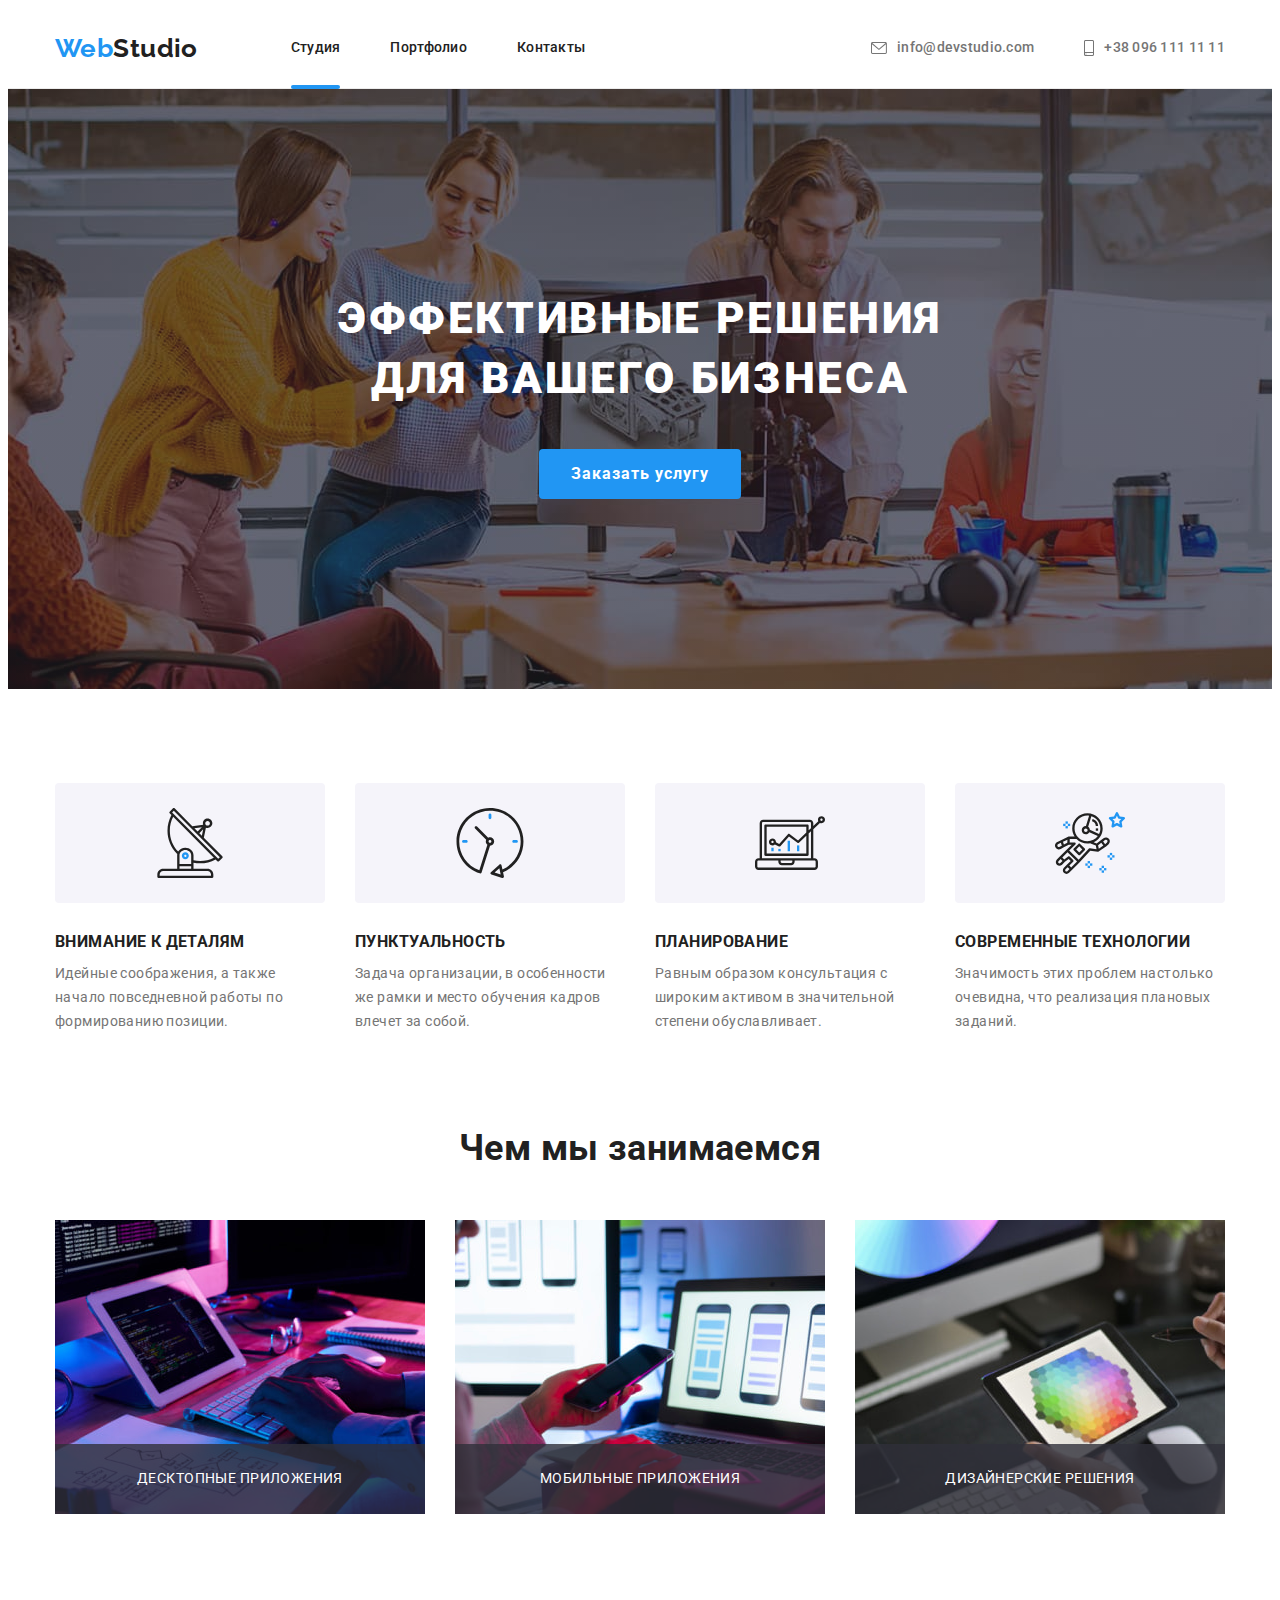
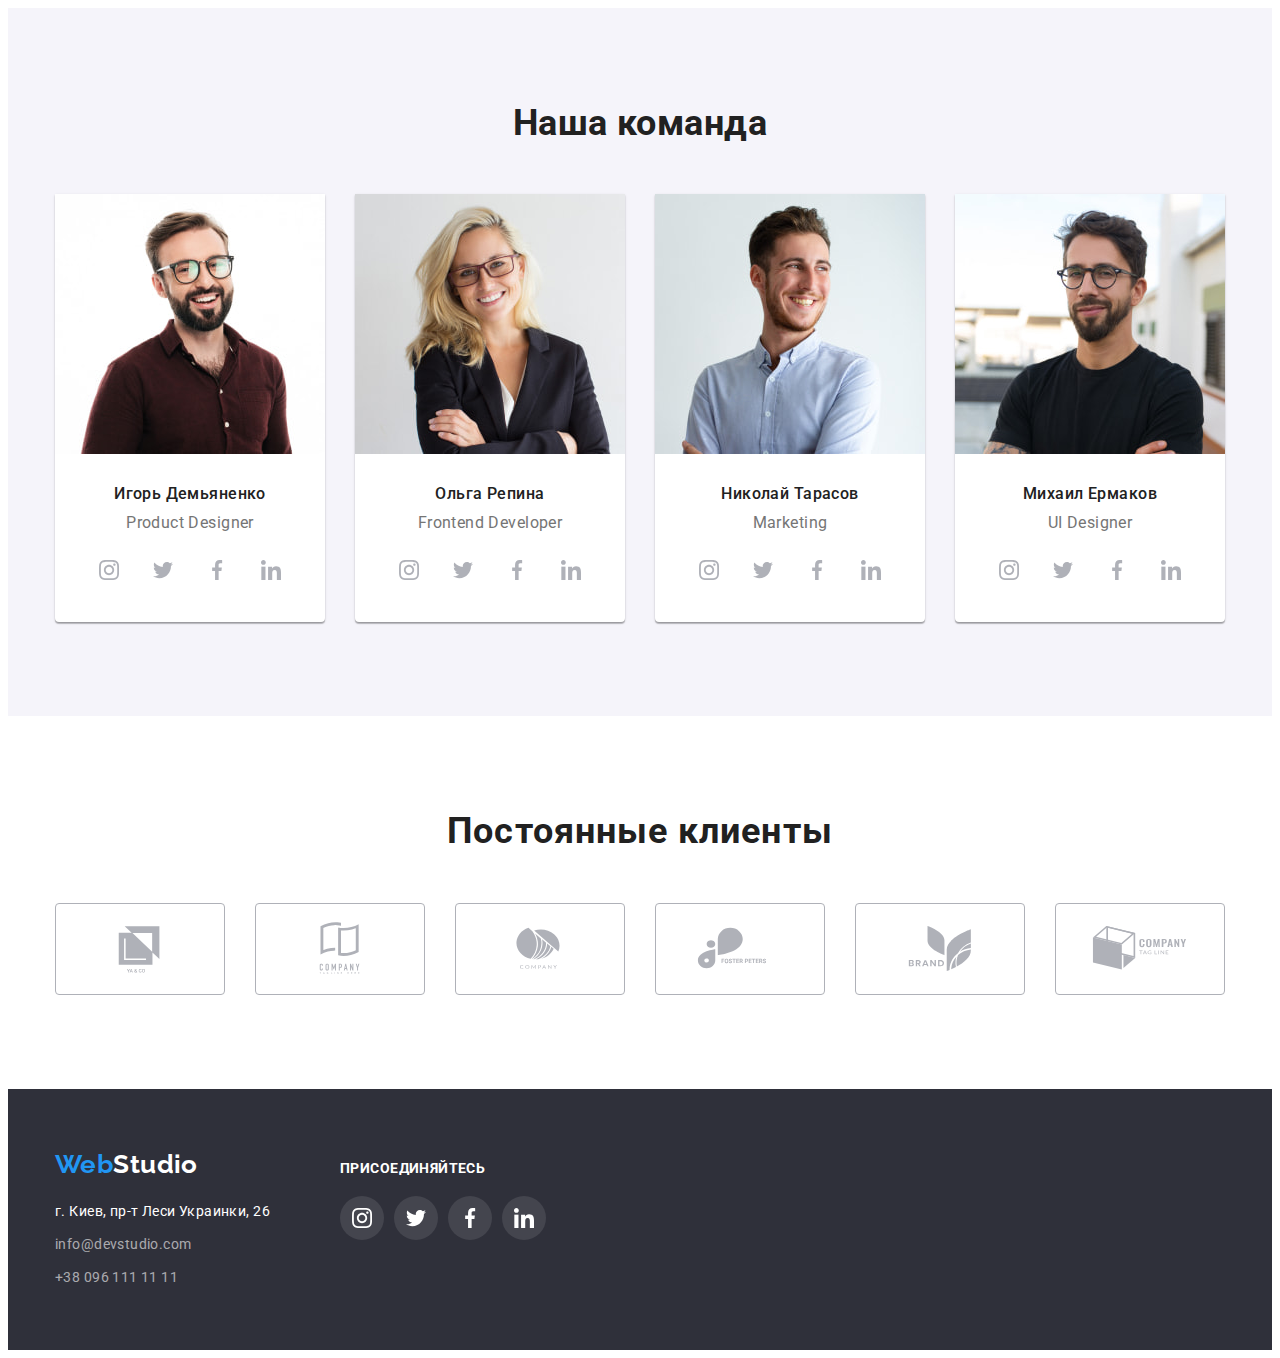
<file: index.html>
<!DOCTYPE html>
<html lang="ru">
<head>
    <meta charset="UTF-8">
    <meta http-equiv="X-UA-Compatible" content="IE=edge">
    <meta name="viewport" content="width=device-width, initial-scale=1.0">
    <title>Document</title>
    <link rel="preconnect" href="https://fonts.gstatic.com">
<link href="https://fonts.googleapis.com/css2?family=Raleway:wght@700&family=Roboto:wght@400;500;700;900&display=swap"
        rel="stylesheet">
    <link rel="stylesheet" href="https://cdnjs.cloudflare.com/ajax/libs/modern-normalize/1.0.0/modern-normalize.min.css"
        integrity="sha512-ISS7cAi1PEhQ8jnbJpJZMd29NlhNj4AWYyLOSp2CE/CsHxTCu+r+t0D2yoJudVrd0/8fTVPUVDzY5Tvli75u/g=="
        crossorigin="anonymous" referrerpolicy="no-referrer" />
<link rel="stylesheet" href="./css/styles.css" />

</head>
<body>
    
    <header class="header">
        <div class="container header-nav">
        <a href="./index.html" class="logo">Web<span class="logo-part">Studio</span></a>
     <nav >
        <ul class="site-nav list" >    
            <li  class="item"> 
             <a href="./index.html" class="link active">Студия</a>
            </li>
            <li class="item">
              <a href="./portfolio.html" class="link" >Портфолио</a>
            </li>
            <li class="item">
              <a href="" class="link" >Контакты </a>
            </li>
        </ul>
     </nav>
        <ul class="site-contact list" >
         <li class="item"> <a href="mailto:info@devstudio.com" class="contact">
             <svg class="mail-icon">
            <use href="./images/icon/icons.svg#icon-envelope"></use>
        </svg>info@devstudio.com
             
         </a></li>
         <li class="item">   <a href="tel:+380961111111"  class="contact">
             <svg class="phone-icon">
            <use href="./images/icon/icons.svg#icon-smartphone"></use>  
            </svg> +38 096 111 11 11 </a> </li>
        </ul>
        </div>
    </header>
    <main>
      <!--main section-->
      <section class="hero hero-container ">
        <div class="container ">
        <h1 class="hero-title">Эффективные решения <br> для вашего бизнеса</h1>
        <button data-modal-open type="button" class="hero-button"> Заказать услугу</button>
        </div>
    </section>
        <!--content section-->

        <section class="content-section section ">
            <div class="container ">
            <h2 class="content-title">Контент</h2>
    <ul class="content-list list ">
        <li class="item-content">
            <div class="content-icon">
                <svg width="70" height="70">
                    <use href="./images/icon/icons.svg#icon-antenna1"></use>
                </svg>
            </div>
            <h3 class="content-list-title">Внимание к деталям</h3>
            <p class="content-text"> Идейные соображения, а также начало повседневной работы по формированию позиции.</p>
        </li>
        <li class="item-content">
            <div class="content-icon">
                <svg width="70" height="70">
                    <use href="./images/icon/icons.svg#icon-clock1"></use>
                </svg>
            </div>
            <h3 class="content-list-title">Пунктуальность</h3>
            <p class="content-text"> Задача организации, в особенности же рамки и место обучения кадров влечет за собой.</p>
        </li>
        <li class="item-content">
            <div class="content-icon">
                <svg width="70" height="70">
                    <use href="./images/icon/icons.svg#icon-diagram1"></use>
                </svg>
            </div>
            <h3 class="content-list-title">Планирование</h3>
            <p class="content-text"> Равным образом консультация с широким активом в значительной степени обуславливает.</p>
        </li>
        <li class="item-content">
            <div class="content-icon">
                <svg width="70" height="70">
                    <use href="./images/icon/icons.svg#icon-astronaut1"></use>
                </svg>
            </div>
            <h3 class="content-list-title">Современные технологии</h3>
            <p class="content-text">Значимость этих проблем настолько очевидна, что реализация плановых заданий.</p>
        </li>
    </ul>
    </div>
        </section>
        <!--images content section-->
        <section class="images-section " >
            <div class="container ">
       <h2 class="images-section-title">Чем мы занимаемся</h2>
       <ul class="images-list list">
            <li class="item">
                <div class="images-wrapper">
                <img 
               src="./images/img1.jpg"
               alt="человек печатает на клавиатуре"
               width="370">
                <p class="images-text">десктопные приложения</p>
            </div>
            </li>
            <li class="item">
                <div class="images-wrapper">
                 <img
                 src="./images/img(2)(1).jpg"
                 alt="человек держит в руках телефон"
                 width="370"
                 >
                <p class="images-text">мобильные приложения</p>
                </div>
            </li>
            <li class="item">
                <div class="images-wrapper">
                    <img src="./images/img(3)(1).jpg" 
                    alt="человек держит в руках планшет" 
                    width="370">
                    <p class="images-text">дизайнерские решения</p>
                    </div>
           </li>
       </ul>
    </div>
        </section>
     <!--about team section-->
        <section class="team-section section">
            <div  class="container ">
            <h2 class="team-section-title">Наша команда</h2>
            <ul class="team-list list">
                <li class="item-team">
                        <img class="img" src="./images/img(4)(1).jpg" 
                        alt="мужчина в очках с бородой улыбается" 
                        >
                        <div class="img-team-text">

                   <h3 class="team-title">Игорь Демьяненко</h3>
                    <p class="team-text">Product Designer</p>
                    <ul class="team-icon">
                        <li class="team-icon-list list"><a href="" class="team-link"><svg width="20" height="20">
                                    <use href="./images/icon/icons.svg#icon-instagram"></use>
                                </svg></a></li>
                        <li class="team-icon-list list"><a href="" class="team-link"><svg width="20" height="20">
                                    <use href="./images/icon/icons.svg#icon-twitter"></use>
                                </svg></a></li>
                        <li class="team-icon-list list"><a href="" class="team-link"><svg width="20" height="20">
                                    <use href="./images/icon/icons.svg#icon-facebook"></use>
                                </svg></a></li>
                        <li class="team-icon-list list"><a href="" class="team-link"><svg width="20" height="20">
                                    <use href="./images/icon/icons.svg#icon-linkedin"></use>
                                </svg></a></li>
                    </ul>
                </div>
                </li>
                <li class="item-team">
                        <img class="img" src="./images/img(5)(1).jpg" 
                        alt="женщина со светлыми волосами в очках" 
                       >
                        <div class="img-team-text">
                    <h3 class="team-title">Ольга Репина</h3>
                    <p class="team-text">Frontend Developer</p>
                    <ul class="team-icon">
                        <li class="team-icon-list list"><a href="" class="team-link"><svg width="20" height="20">
                                    <use href="./images/icon/icons.svg#icon-instagram"></use>
                                </svg></a></li>
                        <li class="team-icon-list list"><a href="" class="team-link"><svg width="20" height="20">
                                    <use href="./images/icon/icons.svg#icon-twitter"></use>
                                </svg></a></li>
                        <li class="team-icon-list list"><a href="" class="team-link"><svg width="20" height="20">
                                    <use href="./images/icon/icons.svg#icon-facebook"></use>
                                </svg></a></li>
                        <li class="team-icon-list list"><a href="" class="team-link"><svg width="20" height="20">
                                    <use href="./images/icon/icons.svg#icon-linkedin"></use>
                                </svg></a></li>
                    </ul>
            </div>
                </li>
                <li class="item-team">
                        <img class="img" src="./images/img(6)(1).jpg" 
                        alt="молодой человек в рубашке" 
                        >
                        <div class="img-team-text">
                    <h3 class="team-title">Николай Тарасов</h3>
                        <p class="team-text">Marketing</p>
                        <ul class="team-icon">
                            <li class="team-icon-list list"><a href="" class="team-link"><svg width="20" height="20">
                                        <use href="./images/icon/icons.svg#icon-instagram"></use>
                                    </svg></a></li>
                            <li class="team-icon-list list"><a href="" class="team-link"><svg width="20" height="20">
                                        <use href="./images/icon/icons.svg#icon-twitter"></use>
                                    </svg></a></li>
                            <li class="team-icon-list list"><a href="" class="team-link"><svg width="20" height="20">
                                        <use href="./images/icon/icons.svg#icon-facebook"></use>
                                    </svg></a></li>
                            <li class="team-icon-list list"><a href="" class="team-link"><svg width="20" height="20">
                                        <use href="./images/icon/icons.svg#icon-linkedin"></use>
                                    </svg></a></li>
                        </ul>
            </div>
                    </li>
                <li class="item-team">
                        <img class="img" src="./images/img(7)(1).jpg"
                         alt="молодой человек в очках с бородой" 
                         >
                        <div class="img-team-text">
                    <h3 class="team-title">Михаил Ермаков</h3>
                     <p class="team-text">UI Designer</p>
                    <ul class="team-icon">
                        <li class="team-icon-list list"><a href="" class="team-link"><svg width="20" height="20">
                                    <use href="./images/icon/icons.svg#icon-instagram"></use>
                                </svg></a></li>
                        <li class="team-icon-list list"><a href="" class="team-link"><svg width="20" height="20">
                                    <use href="./images/icon/icons.svg#icon-twitter"></use>
                                </svg></a></li>
                        <li class="team-icon-list list"><a href="" class="team-link"><svg width="20" height="20">
                                    <use href="./images/icon/icons.svg#icon-facebook"></use>
                                </svg></a></li>
                        <li class="team-icon-list list"><a href="" class="team-link"><svg width="20" height="20">
                                    <use href="./images/icon/icons.svg#icon-linkedin"></use>
                                </svg></a></li>
                    </ul>
            </div>
                    </li>
            </ul>
            </div>
        </section>
        <section class="section">
            <div class="container">
                <h2 class="client-title">Постоянные клиенты</h2>
                <ul class="clients list">
                    <li class="client-icon">
                        <a href="" class="client-link"><svg width="106" height="60">
                                <use href="./images/icon/icons.svg#icon-Logo6"></use>
                            </svg></a>
                    </li>
                    <li class="client-icon">
                        <a href="" class="client-link"><svg width="106" height="60">
                                <use href="./images/icon/icons.svg#icon-Logo1"></use>
                            </svg></a>
                    </li>
                    <li class="client-icon">
                        <a href="" class="client-link"><svg width="106" height="60">
                                <use href="./images/icon/icons.svg#icon-Logo2"></use>
                            </svg></a>
                    </li>
                    <li class="client-icon">
                        <a href="" class="client-link"><svg width="106" height="60">
                                <use href="./images/icon/icons.svg#icon-Logo3"></use>
                            </svg></a>
                    </li>
                    <li class="client-icon">
                        <a href="" class="client-link"><svg width="106" height="60">
                                <use href="./images/icon/icons.svg#icon-Logo4"></use>
                            </svg></a>
                    </li>
                    <li class="client-icon">
                        <a href="" class="client-link"><svg width="106" height="60">
                                <use href="./images/icon/icons.svg#icon-Logo5"></use>
                            </svg></a>
                    </li>
                </ul>
            </div>
        </section>

    </main>    
 <footer class="footer ">
     <div class="container ">
         <div>
    <a  href="./index.html" class="logo">Web<span class="logo-part-footer">Studio</span></a>
 <address class="address" >
        <p  class="address-main"> г. Киев, пр-т Леси Украинки, 26</p>
        <ul class="footer-contact-list list">
            <li class="item-footer"><a href="mailto:info@devstudio.com" class="footer-contact">info@devstudio.com</a></li>
            <li class="item-footer"><a href="tel:+380961111111" class="footer-contact">+38 096 111 11 11</a></li>
        </ul>
    </address>
    </div>
<div class="footer-box">
    <b class="conect">присоединяйтесь</b>
    <ul class="footer-icon-item list">
        <li class="footer-icon">
            <a href="" class="footer-link">
                <svg class="" width="20" height="20">
                    <use href="./images/icon/icons.svg#icon-instagram"></use>
                </svg>
            </a>
        </li>
        <li class="footer-icon">
            <a href="" class="footer-link">
                <svg width="20" height="20">
                    <use href="./images/icon/icons.svg#icon-twitter"></use>
                </svg>
            </a>
        </li>
        <li class="footer-icon">
            <a href="" class="footer-link">
                <svg width="20" height="20">
                    <use href="./images/icon/icons.svg#icon-facebook"></use>
                </svg>
            </a>
        </li>
        <li class="footer-icon">
            <a href="" class="footer-link">
                <svg width="20" height="20">
                    <use href="./images/icon/icons.svg#icon-linkedin"></use>
                </svg>
            </a>
        </li>
    </ul>
</div>

    </div>

 </footer>
<div class="backdrop is-hidden" data-modal>
    <div class="modal">
        <button data-modal-close class="close" type="button"><svg width="18" height="18">
                <use href="./images/icon/icons.svg#icon-close"></use>
            </svg></button>
    </div>
</div>

<script src="./js/modal.js"></script>
</body>
    </html>
</file>
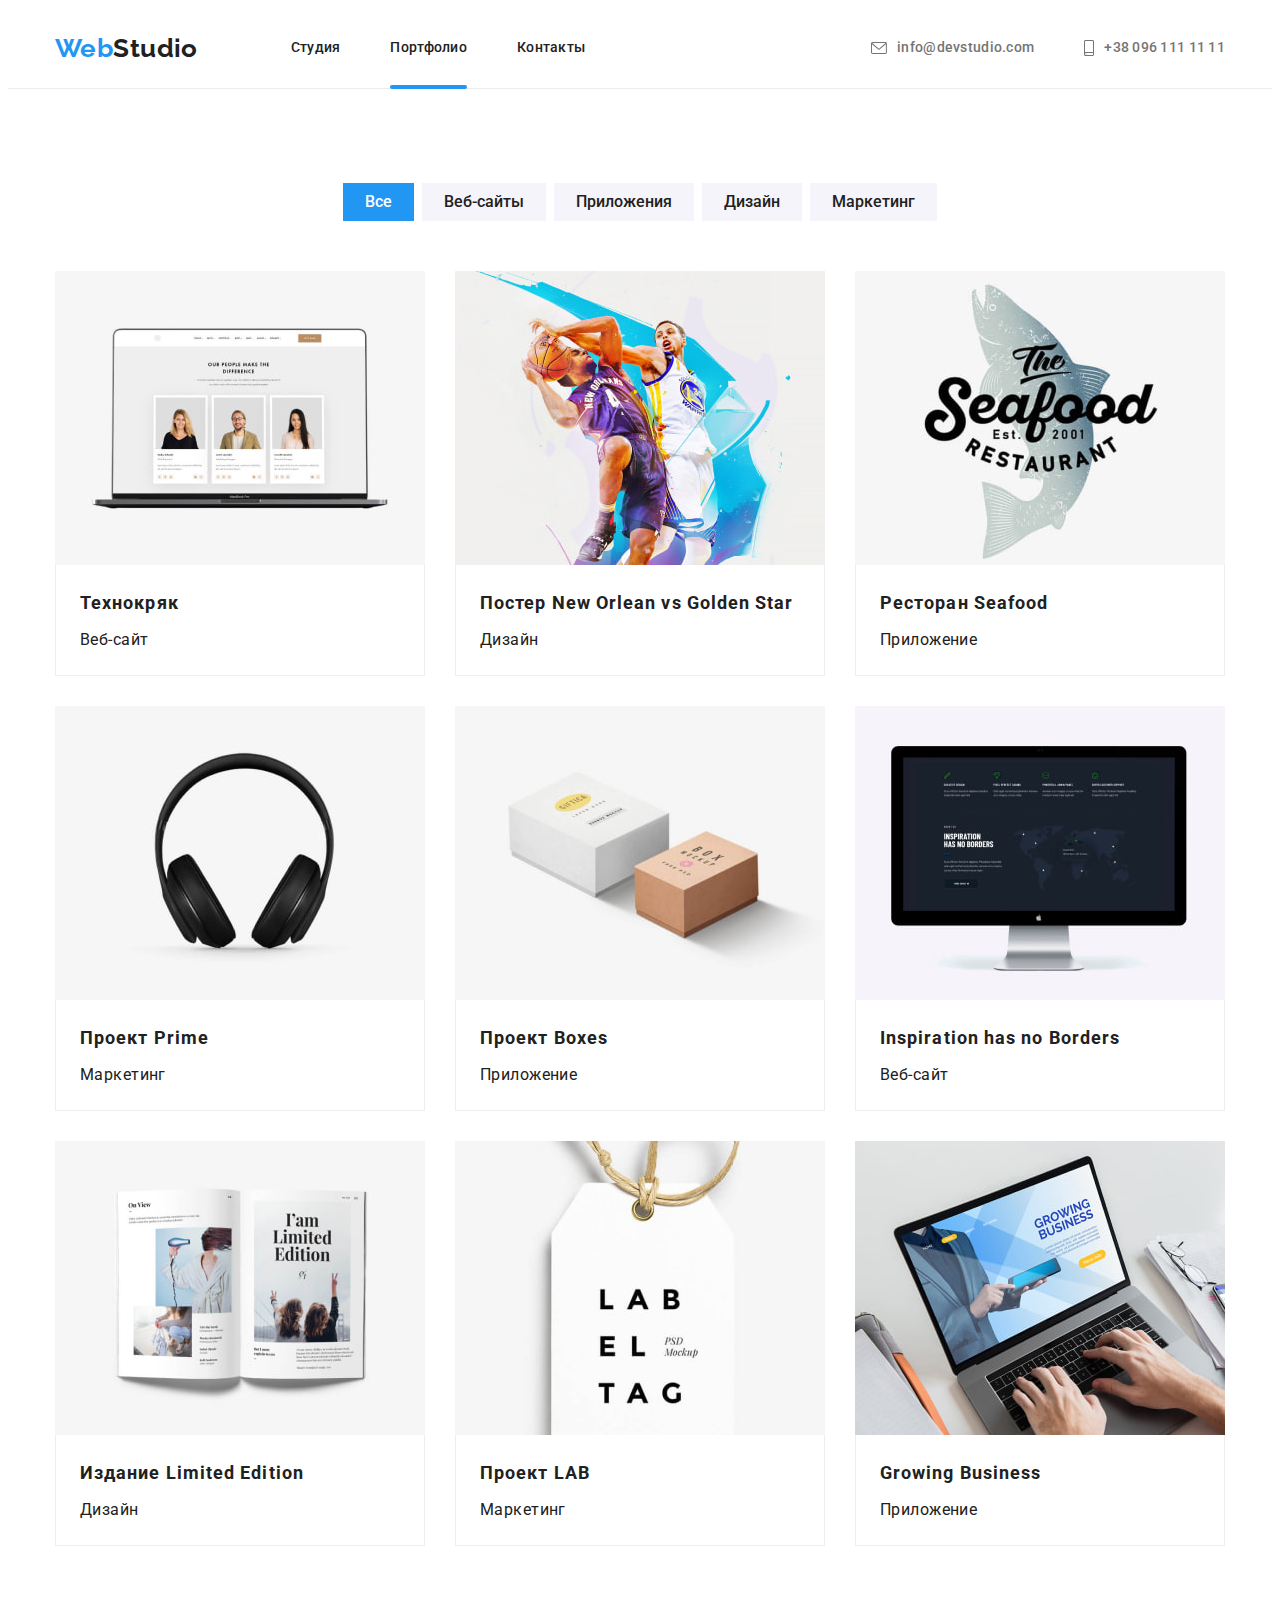
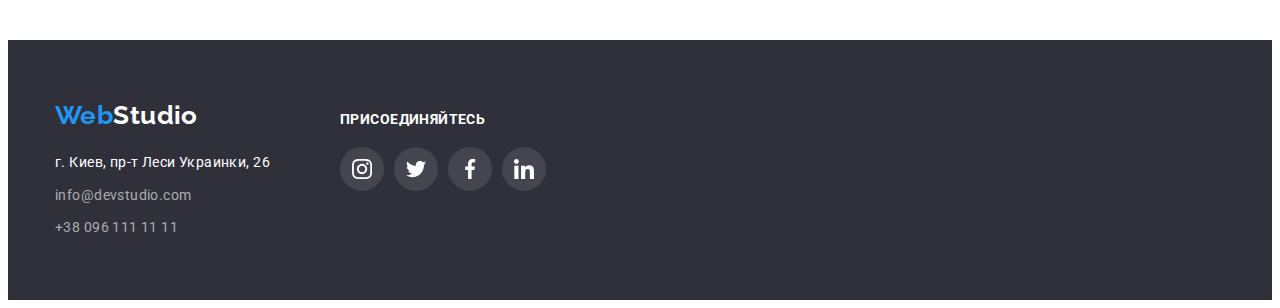
<file: portfolio.html>
<!DOCTYPE html>
<html lang="ru">

    <head>
        <meta charset="UTF-8">
        <meta http-equiv="X-UA-Compatible" content="IE=edge">
        <meta name="viewport" content="width=device-width, initial-scale=1.0">
        <title>Document</title>
        <link rel="preconnect" href="https://fonts.gstatic.com">
        <link href="https://fonts.googleapis.com/css2?family=Raleway:wght@700&family=Roboto:wght@400;500;700;900&display=swap"
            rel="stylesheet">
            <link rel="stylesheet" href="https://cdnjs.cloudflare.com/ajax/libs/modern-normalize/1.0.0/modern-normalize.min.css"
                integrity="sha512-ISS7cAi1PEhQ8jnbJpJZMd29NlhNj4AWYyLOSp2CE/CsHxTCu+r+t0D2yoJudVrd0/8fTVPUVDzY5Tvli75u/g=="
                crossorigin="anonymous" referrerpolicy="no-referrer" />
            <link rel="stylesheet" href="./css/styles.css" />
           
    </head>

    <body>
<header class="header">
    <div class="container header-nav">
        <a href="./index.html" class="logo">Web<span class="logo-part">Studio</span></a>
        <nav>
            <ul class="site-nav list">
                <li class="item">
                    <a href="./index.html" class="link ">Студия</a>
                </li>
                <li class="item">
                    <a href="./portfolio.html" class="link active">Портфолио</a>
                </li>
                <li class="item">
                    <a href="" class="link">Контакты </a>
                </li>
            </ul>
        </nav>
        <ul class="site-contact list">
            <li class="item"> <a href="mailto:info@devstudio.com" class="contact">
                    <svg class="mail-icon">
                        <use href="./images/icon/icons.svg#icon-envelope"></use>
                    </svg>info@devstudio.com
        
                </a></li>
            <li class="item"> <a href="tel:+380961111111" class="contact">
                    <svg class="phone-icon">
                        <use href="./images/icon/icons.svg#icon-smartphone"></use>
                    </svg> +38 096 111 11 11 </a> </li>
        </ul>
    </div>
</header>
      
        <main>
            <!-- nav section -->
             <section class="nav-section section">
                <div class="container ">
                    <h1 class="content-title">Портфолио</h1>
                
                    <ul  class="nav-list list">
               <li class="item"><button type="button" class="nav-button accent">Все</button></li>
               <li class="item"><button type="button" class="nav-button ">Веб-сайты </button></li>
               <li class="item"><button type="button" class="nav-button ">Приложения </button></li>
               <li class="item"><button type="button" class="nav-button ">Дизайн</button></li>
               <li class="item"><button type="button" class="nav-button ">Маркетинг</button></li>
                </ul>
            
                <ul class="work-list list">

                    <li class="item-card list" >
                        <a href="" class="type-link ">
                            <div class="box">
                        <img  class="img-portfolio" src="./images/img1hw2.jpg" alt="монитор ноутбука с изображением сотрудников">
                        <p class="overlay">Технокряк это современная площадка распространения коронавируса. Компании используют эту платформу
                            для цифрового шпионажа и атак на защищённые сервера конкурентов.</p>
                        </div>
                      <div class="img-text">
                        <h3 class="work-title">Технокряк</h3>
                        <p class="work-text">Веб-сайт</p>
                    </div>
                    </a>
                    </li>
                    <li class="item-card list" >
                        <a href="" class="type-link">
                            <div class="box">
                        <img class="img-portfolio" src="./images/img2hw2.jpg" alt="баскетболист блокирует бросок другого баскетболиста" >
                    <p class="overlay">Технокряк это современная площадка распространения коронавируса. Компании используют эту платформу
                        для цифрового шпионажа и атак на защищённые сервера конкурентов.</p>
                       </div>
                        <div class="img-text">
                        <h3 class="work-title">Постер New Orlean vs Golden Star</h3>
                        <p class="work-text">Дизайн</p>
                        </div>
                    </a>
                    </li>
                    <li class="item-card list" >
                        <a href="" class="type-link">
                            <div class="box">
                        <img class="img-portfolio" src="./images/img3hw2.jpg" alt="логотип рыбного ресторана" >
                        <p class="overlay">Технокряк это современная площадка распространения коронавируса. Компании используют эту платформу
                            для цифрового шпионажа и атак на защищённые сервера конкурентов.</p>
                        </div>
                        <div class="img-text"> 
                        <h3 class="work-title">Ресторан Seafood</h3>
                        <p class="work-text">Приложение</p>
                        </div>
                        </a>
                    </li>
                    <li class="item-card list" >
                        <a href="" class="type-link">
                            <div class="box">
                                <img class="img-portfolio" src="./images/img4hw2.jpg" alt="полноразмерные наушники ">
                    <p class="overlay">Технокряк это современная площадка распространения коронавируса. Компании используют эту платформу
                        для цифрового шпионажа и атак на защищённые сервера конкурентов.</p>
                                </div>
                                <div class="img-text">
                        <h3 class="work-title">Проект Prime</h3>
                        <p class="work-text">Маркетинг</p>
                        </div>
                        </a>
                    </li>
                    <li class="item-card list" >
                        <a href="" class="type-link">
                            <div class="box">
                        <img class="img-portfolio" src="./images/img5hw2.jpg" alt="две коробки с макетами">
                    <p class="overlay">Технокряк это современная площадка распространения коронавируса. Компании используют эту платформу
                        для цифрового шпионажа и атак на защищённые сервера конкурентов.</p>
                    </div>
                        <div class="img-text"> 
                        <h3 class="work-title">Проект Boxes</h3>
                        <p class="work-text">Приложение</p>
                        </div>
                        </a>
                    </li>
                    <li class="item-card list" >
                        <a href="" class="type-link">
                        <div class="box">
                        <img class="img-portfolio" src="./images/img6hw2.jpg" alt="монитор компютера с изображением главной страницы сайта">
                    <p class="overlay">Технокряк это современная площадка распространения коронавируса. Компании используют эту платформу
                        для цифрового шпионажа и атак на защищённые сервера конкурентов.</p>
                     </div>
                        <div class="img-text"> 
                        <h3 class="work-title">Inspiration has no Borders</h3>
                        <p class="work-text">Веб-сайт</p>
                        </div>
                        </a>
                    </li>
                    <li class="item-card list" >

                        <a href="" class="type-link">
                            <div class="box">
                        <img class="img-portfolio" src="./images/img7hw2.jpg" alt="страница книги с изображением женщины держащей в руке фен направленный на лицо">
                    <p class="overlay">Технокряк это современная площадка распространения коронавируса. Компании используют эту платформу
                        для цифрового шпионажа и атак на защищённые сервера конкурентов.</p>
                    </div>
                        <div class="img-text"> 
                        <h3 class="work-title">Издание Limited Edition</h3>
                        <p class="work-text">Дизайн</p>
                        </div>
                        </a>
                    </li>
                    <li class="item-card list" >
                        <a href="" class="type-link">
                            <div class="box">
                        <img class="img-portfolio" src="./images/img8hw2.jpg" alt="бирка с названием компании" >
                    <p class="overlay">Технокряк это современная площадка распространения коронавируса. Компании используют эту платформу
                        для цифрового шпионажа и атак на защищённые сервера конкурентов.</p>
                    </div>
                        <div class="img-text">
                        <h3 class="work-title">Проект LAB</h3>
                        <p class="work-text">Маркетинг</p>
                        </div>
                        </a>
                    </li>
                    <li class="item-card list" >
                        <a href="" class="type-link">
                            <div class="box">
                        <img class="img-portfolio" src="./images/img9hw2.jpg" alt="человек печатает на ноутбуке" >
                    <p class="overlay">Технокряк это современная площадка распространения коронавируса. Компании используют эту платформу
                        для цифрового шпионажа и атак на защищённые сервера конкурентов.</p>
                    </div>
                        <div class="img-text"> 
                        <h3 class="work-title">Growing Business</h3>
                        <p class="work-text">Приложение</p>
                        </div>
                        </a>
                    </li>
                </ul>
                </div>
            </section>

        </main>
<footer class="footer ">
    <div class="container ">
        <div>
            <a href="./index.html" class="logo">Web<span class="logo-part-footer">Studio</span></a>
            <address class="address">
                <p class="address-main"> г. Киев, пр-т Леси Украинки, 26</p>
                <ul class="footer-contact-list list">
                    <li class="item"><a href="mailto:info@devstudio.com" class="footer-contact">info@devstudio.com</a>
                    </li>
                    <li class="item"><a href="tel:+380961111111" class="footer-contact">+38 096 111 11 11</a></li>
                </ul>
            </address>
        </div>
        <div class="footer-box">
            <b class="conect">присоединяйтесь</b>
            <ul class="footer-icon-item list">
                <li class="footer-icon">
                    <a href="" class="footer-link">
                        <svg class="" width="20" height="20">
                            <use href="./images/icon/icons.svg#icon-instagram"></use>
                        </svg>
                    </a>
                </li>
                <li class="footer-icon">
                    <a href="" class="footer-link">
                        <svg width="20" height="20">
                            <use href="./images/icon/icons.svg#icon-twitter"></use>
                        </svg>
                    </a>
                </li>
                <li class="footer-icon">
                    <a href="" class="footer-link">
                        <svg width="20" height="20">
                            <use href="./images/icon/icons.svg#icon-facebook"></use>
                        </svg>
                    </a>
                </li>
                <li class="footer-icon">
                    <a href="" class="footer-link">
                        <svg width="20" height="20">
                            <use href="./images/icon/icons.svg#icon-linkedin"></use>
                        </svg>
                    </a>
                </li>
            </ul>
        </div>

    </div>

</footer>


    </body>
 </html>
</file>
<file: css/styles.css>
:root {
  --primary-text-color: #757575;
  --title-text-color: #212121;
  --accent-color: #2196f3;
  --white-color: #ffffff;
  --background-color: #ffffff;
  --background-color-hero: #c4c4c4;
  --portfolio-margin-item: 30px;
  --background-color-team: #f5f4fa;
  --icon-color: #f5f4fa;
  --footer-background: #2f303a;
  --icon-color-web: #afb1b8;
  --card-set-gap: 30px;
  --border-color: #afb1b8;
  --tran-time: 250ms;
  --button-hover-color: rgba(24, 140, 232, 1);
  --images-text-color: rgba(47, 48, 58, 0.8);
  --overlay-color: rgba(33, 150, 243, 0.9);
  --modal-button-color: rgba(0, 0, 0, 0.1);
  --backdrop-color: rgba(0, 0, 0, 0.2);
}
body {
  background-color: var(--background-color);
  color: var(--primary-text-color);
  font-family: Roboto, sans-serif;
  letter-spacing: 0.03em;
  font-weight: 400;
  font-size: 14px;
}
.container {
  margin: auto;
  width: 1200px;
  padding-left: 15px;
  padding-right: 15px;
}
h1,
h2,
h3,
h4,
ul,
p {
  margin-top: 0;
  margin-bottom: 0;
  padding-inline-start: 0px;
}
html {
  box-sizing: border-box;
}
*,
*::before,
*::after {
  box-sizing: inherit;
}
img {
  display: block;
  max-width: 100%;
  height: auto;
}
.section {
  padding-top: 94px;
  padding-bottom: 94px;
}
.images-section {
  padding-top: 0;
  padding-bottom: 94px;
}
.list {
  list-style: none;
}
.link {
  text-decoration: none;
}

/* header  */

/* header-nav */
.header {
  border-bottom: 1px solid #ececec;
}
.header-nav {
  display: flex;
  align-items: center;
}
/* logo */

.logo {
  color: var(--accent-color);
  font-family: Raleway, sans-serif;
  font-weight: bold;
  font-size: 26px;
  line-height: 1.19;
  text-decoration: none;
}
.logo-part {
  color: var(--title-text-color);
}
.site-nav {
  display: flex;
  margin-left: 93px;
}

.site-nav .item:not(:last-child) {
  margin-right: 50px;
}

.site-nav .link {
  display: inline-block;
  color: var(--title-text-color);
  font-weight: 500;
  line-height: 1.14;
  letter-spacing: 0.02em;
  padding-top: 32px;
  padding-bottom: 32px;

  position: relative;
  transition-property: color;
  transition-duration: var(--tran-time);
  transition-timing-function: cubic-bezier(0.4, 0, 0.2, 1);
}

.site-nav .link:hover,
.site-nav .link:focus,
.site-nav .link:active,
.link .active {
  color: var(--accent-color);
}
.active::after {
  content: "";
  display: block;
  width: 100%;
  height: 4px;
  background-color: var(--accent-color);
  position: absolute;
  margin-top: 28px;
  bottom: -1px;
  border-radius: 2px;
}
.site-contact {
  display: flex;
  margin-left: auto;
  align-items: center;
}

.site-contact .item:not(:last-child) {
  margin-right: 50px;
}
.site-contact .contact {
  display: flex;
  align-items: center;
  text-decoration: none;
  color: var(--primary-text-color);
  font-weight: 500;
  line-height: 1.14;
  letter-spacing: 0.02em;
  padding: 32px 0px;
  transition-property: color;
  transition-duration: var(--tran-time);
  transition-timing-function: cubic-bezier(0.4, 0, 0.2, 1);
}
.site-contact .contact:hover,
.site-contact .contact:focus {
  color: var(--accent-color);
}
.mail-icon {
  width: 16px;
  height: 12px;
  margin-right: 10px;
  fill: currentColor;
}
.phone-icon {
  width: 10px;
  height: 16px;
  margin-right: 10px;
  fill: currentColor;
}
.header {
  background-color: var(--white-color);
}

/* main section */
.hero-container {
  padding-top: 200px;
  padding-bottom: 200px;
}
.hero {
  background-color: var(--background-color-hero);
  text-transform: uppercase;
  text-align: center;
  margin: 0 auto;
  max-width: 1600px;
  height: 600px;
  background-image: linear-gradient(
      to right,
      rgba(47, 48, 58, 0.4),
      rgba(47, 48, 58, 0.4)
    ),
    url(../images/Imghero.jpg);
  background-size: auto;
  background-repeat: no-repeat;
  background-position: center;
}
.hero .hero-title {
  margin-bottom: 40px;
  color: var(--white-color);
  font-weight: 900;
  font-size: 44px;
  line-height: 1.36;
  letter-spacing: 0.06em;
}

.hero .hero-button {
  border-radius: 4px;
  min-width: 200px;
  padding: 10px 32px;
  border-color: transparent;
  border: 1px;

  color: var(--white-color);
  font: inherit;
  font-weight: bold;
  font-size: 16px;
  line-height: 1.88;
  text-align: center;
  align-items: center;
  letter-spacing: 0.06em;
  background-color: var(--accent-color);
  cursor: pointer;
  transition-property: background-color;
  transition-duration: var(--tran-time);
  transition-timing-function: cubic-bezier(0.4, 0, 0.2, 1);
}
.hero-button:hover,
.hero-button:focus {
  cursor: pointer;
  background-color: var(--button-hover-color);
}
/* content section */
.item-content {
  width: 270px;
}
.content-section {
  background-color: var(--background-color);
}
.content-title {
  position: absolute;
  width: 1px;
  height: 1px;
  margin: -1px;
  border: 0;
  padding: 0;

  white-space: nowrap;
  clip-path: inset(100%);
  clip: rect(0 0 0 0);
  overflow: hidden;
}
.content-list {
  display: flex;
}
.content-list .item-content:not(:last-child) {
  margin-right: 30px;
}
.content-icon {
  display: flex;
  background-color: var(--icon-color);
  align-items: center;
  justify-content: center;
  height: 120px;
  border-radius: 4px;
  margin-bottom: 30px;
}
.content-list-title {
  margin-bottom: 10px;

  color: var(--title-text-color);
  font-weight: bold;
  line-height: 1.14;
  text-transform: uppercase;
}
.content-list .content-text {
  line-height: 1.71;
}

/* images content section */
.images-wrapper {
  position: relative;
  overflow: hidden;
}
.images-text {
  position: absolute;
  bottom: 0;
  left: 0;
  width: 100%;
  height: 70px;
  background-color: var(--images-text-color);
  display: flex;
  justify-content: center;
  align-items: center;
  color: var(--white-color);
  font-size: 14px;
  line-height: 1.14;
  text-transform: uppercase;
  letter-spacing: 0.03em;
}
.images-section {
  background-color: var(--background-color);
}
.images-list {
  display: flex;
}

.images-list .item:not(:last-child) {
  margin-right: 30px;
}
.images-section-title {
  margin-bottom: 50px;
  color: var(--title-text-color);

  font-weight: bold;
  font-size: 36px;
  line-height: 1.17;
  text-align: center;
}

/* team section */
.team-section {
  background-color: var(--background-color-team);
  margin: 0 auto;
}

.team-section-title {
  margin-bottom: 50px;

  color: var(--title-text-color);
  font-weight: bold;
  font-size: 36px;
  line-height: 1.17;
  text-align: center;
}

.img-team-text {
  padding: 30px 32px;
}
.team-list {
  display: flex;
}
.item-team {
  display: flex;
  background: var(--white-color);
  width: 270px;
  box-shadow: 0px 1px 3px rgba(0, 0, 0, 0.12), 0px 1px 1px rgba(0, 0, 0, 0.14),
    0px 2px 1px rgba(0, 0, 0, 0.2);
  border-radius: 0px 0px 4px 4px;
}
.item-team {
  text-align: center;
}
.item-team:not(:last-child) {
  margin-right: var(--card-set-gap);
}
.team-icon {
  display: flex;
}
.team-icon-list:not(:last-child) {
  margin-right: 10px;
}
.team-link {
  width: 100%;
  height: 100%;
  display: inline-block;
  fill: var(--icon-color-web);
  display: flex;
  justify-content: center;
  align-items: center;
  width: 44px;
  height: 44px;
  border-radius: 50%;
  transition-property: background-color, fill;
  transition-duration: var(--tran-time);
  transition-timing-function: cubic-bezier(0.4, 0, 0.2, 1);
}

.team-link:hover,
.team-link:focus {
  border-radius: 50%;
  background-color: var(--accent-color);
  fill: var(--white-color);
}
.img {
  margin: 0;
}
.img-team-text {
  padding-top: 30px;
  padding-bottom: 30px;
}
.team-list .item:not(:last-child) {
  margin-right: 30px;
}
.team-list .item {
  background: var(--white-color);
  border-radius: 0px 0px 4px 4px;
  box-shadow: 0px 1px 3px rgba(0, 0, 0, 0.12), 0px 1px 1px rgba(0, 0, 0, 0.14),
    0px 2px 1px rgba(0, 0, 0, 0.2);
}

.team-list .team-title {
  margin-bottom: 10px;

  color: var(--title-text-color);
  font-weight: 500;
  font-size: 16px;
  line-height: 1.19;
  text-align: center;
}
.team-list .team-text {
  font-size: 16px;
  line-height: 1.19;
  text-align: center;
  margin-bottom: 16px;
}
.item-team {
  display: block;
  max-width: 100%;
  height: auto;
}
.team-icon {
  display: flex;
}
.team-icon-list:not(:last-child) {
  margin-right: 10px;
}
.team-link {
  width: 100%;
  height: 100%;
  display: inline-block;
  fill: #afb1b8;
  display: flex;
  justify-content: center;
  align-items: center;
  width: 44px;
  height: 44px;
  border-radius: 50%;
}

.team-link:hover,
.team-link:focus {
  border-radius: 50%;
  background-color: var(--accent-color);
  fill: var(--white-color);
}
/*  client */
.client-link {
  display: inline-flex;
  justify-content: center;
  align-items: center;
  width: 100%;
  height: 100%;
  border: 1px solid var(--border-color);
  border-radius: 4px;
  fill: var(--icon-color-web);
  transition-property: border-color, fill;
  transition-duration: var(--tran-time);
  transition-timing-function: cubic-bezier(0.4, 0, 0.2, 1);
}
.client-icon {
  width: 170px;
  height: 92px;
}
.client-link:hover,
.client-link:focus {
  fill: var(--accent-color);
  border-color: var(--accent-color);
}
.clients {
  display: flex;
  justify-content: space-between;
  align-items: center;
  margin-bottom: 0;
}
.client-title {
  color: var(--title-text-color);
  font-size: 36px;
  font-weight: 700;
  line-height: 1.2;
  letter-spacing: 0.03em;
  text-align: center;
  margin-bottom: 50px;
}
/* footer  */
.footer {
  background-color: var(--footer-background);
  padding-top: 60px;
  padding-bottom: 60px;

  margin: 0 auto;
}
.address-main {
  font-style: normal;
  color: var(--white-color);
  line-height: 1.71;
  margin-bottom: 9px;
}
.address {
  margin-top: 20px;
}

.footer-contact-list .footer-contact {
  font-style: normal;
  text-decoration: none;
  line-height: 1.71;
  color: rgba(255, 255, 255, 0.6);
  transition-property: color;
  transition-duration: var(--tran-time);
  transition-timing-function: cubic-bezier(0.4, 0, 0.2, 1);
}
.logo-part-footer {
  color: var(--white-color);
}

.footer-contact-list .item {
  margin-top: 9px;
}
.item-footer:not(:last-child) {
  margin-bottom: 9px;
}
.footer .container {
  display: flex;
  align-items: baseline;
}

.footer-box {
  margin-left: 70px;
}
.conect {
  color: var(--white-color);
  text-transform: uppercase;
  font-weight: 700;
  font-size: 14px;
  letter-spacing: 0.03em;
  line-height: 1.173;
}

.footer-link {
  max-width: 100%;
  display: inline-block;
  fill: var(--white-color);
  background-color: rgba(255, 255, 255, 0.1);
  display: flex;
  justify-content: center;
  align-items: center;
  width: 44px;
  height: 44px;
  border-radius: 50%;
  transition-property: background-color;
  transition-duration: var(--tran-time);
  transition-timing-function: cubic-bezier(0.4, 0, 0.2, 1);
}
.footer-link:hover,
.footer-link:focus {
  background-color: var(--accent-color);
}
.footer-icon-item {
  margin-top: 20px;
  display: flex;
  justify-content: center;
}
.footer-contact-list a:hover,
.footer-contact-list a:focus {
  color: var(--accent-color);
}
.footer-icon:not(:last-child) {
  margin-right: 10px;
}

/* portfolio */
.nav-section {
  background-color: var(--background-color);
}

.button-container {
  display: flex;
}
.nav-list {
  display: flex;
  align-items: center;
  justify-content: center;
  margin-bottom: 50px;
}
.nav-list .item:not(:last-child) {
  margin-right: 8px;
}

.nav-list .nav-button {
  display: inline-block;
  background: #f5f4fa;
  border: 4px;
  border-color: #f5f4fa;
  padding-left: 22px;
  padding-right: 22px;
  padding-top: 6px;
  padding-bottom: 6px;
  color: var(--title-text-color);
  font: inherit;
  font-weight: 500;
  font-size: 16px;
  line-height: 1.62;
  text-align: center;
  cursor: pointer;
  filter: var(--accent-color);
  transition-property: background-color, color, box-shadow;
  transition-duration: var(--tran-time);
  transition-timing-function: cubic-bezier(0.4, 0, 0.2, 1);
}
.nav-list .nav-button:hover,
.nav-list .nav-button:focus {
  color: var(--white-color);
  background-color: var(--accent-color);
  cursor: pointer;
  box-shadow: 0px 1px 3px rgba(0, 0, 0, 0.12), 0px 1px 1px rgba(0, 0, 0, 0.14),
    0px 2px 1px rgba(0, 0, 0, 0.2);
  border-radius: 0px 0px 4px 4px;
}
.nav-button.accent {
  border: 1px;
  color: var(--white-color);
  background-color: var(--accent-color);
  border-color: transparent;
}
.work-list {
  padding: 0;
  margin: 0;
  list-style: none;
  display: flex;
  flex-wrap: wrap;
  margin-top: calc(-1 * var(--portfolio-margin-item));
  margin-left: calc(-1 * var(--portfolio-margin-item));
}
.work-list .item-card {
  flex-basis: calc(100% / 3- var(--portfolio-margin-item));
  margin-top: var(--portfolio-margin-item);
  margin-left: var(--portfolio-margin-item);
  background-color: var(--white-color);
}
.img-text {
  padding-left: 24px;
  padding-right: 24px;
  padding-top: 20px;
  padding-bottom: 20px;
  border-bottom: 1px solid #eeeeee;
  border-left: 1px solid #eeeeee;
  border-right: 1px solid #eeeeee;
}
.type-link .work-title {
  color: var(--title-text-color);
  font-weight: bold;
  font-size: 18px;
  line-height: 2;
  letter-spacing: 0.06em;
  padding-bottom: 4px;
  list-style: none;
}
.type-link .work-text {
  font-size: 16px;
  line-height: 1.87;
  color: var(--title-text-color);
}
.img-portfolio {
  max-width: 100%;
}
.type-link {
  display: block;
}

.item-card img {
  display: block;
  max-width: 100%;
  height: auto;
}

.item-card {
  display: block;
  background-color: var(--white-color);
  max-width: 100%;
}
.item-card a {
  transition-property: box-shadow;
  transition-duration: var(--tran-time);
  transition-timing-function: cubic-bezier(0.4, 0, 0.2, 1);
}

.item-card a:hover,
.item-card a:focus {
  box-shadow: 0px 1px 3px rgba(0, 0, 0, 0.12), 0px 1px 1px rgba(0, 0, 0, 0.14),
    0px 2px 1px rgba(0, 0, 0, 0.2);
  border-radius: 0px 0px 4px 4px;
}
.type-link {
  display: block;
  text-decoration: none;
}
.type-link:hover .overlay,
.type-link:focus .overlay {
  transform: translatey(0);
  opacity: 1;
}
.box {
  position: relative;
  overflow-y: hidden;
}

.overlay {
  position: absolute;
  top: 0;
  left: 0;
  width: 100%;
  height: 100%;
  background-color: var(--overlay-color);
  transform: translatey(100%);
  transition-property: transform;
  transition-duration: var(--tran-time);
  transition-timing-function: cubic-bezier(0.4, 0, 0.2, 1);
  opacity: 0;

  color: var(--white-color);
  font-weight: 400;
  padding: 63px 24px;
  margin: 0;
  font-size: 18px;
  line-height: 28px;
  letter-spacing: 0.03em;
}
/* modal-window */
.backdrop {
  position: fixed;
  top: 0;
  left: 0;
  width: 100vw;
  height: 100vh;
  background-color: var(--backdrop-color);
  opacity: 1;
  transition-property: opacity;
  transition-duration: var(--tran-time);
  transition-timing-function: cubic-bezier(0.4, 0, 0.2, 1);
}

.backdrop.is-hidden {
  opacity: 0;
  pointer-events: none;
}

.modal {
  position: absolute;
  top: 50%;
  left: 50%;

  transform: translate(-50%, -50%) scale(1);
  transition-property: transform;
  transition-duration: var(--tran-time);
  transition-timing-function: cubic-bezier(0.4, 0, 0.2, 1);

  min-width: 528px;
  min-height: 581px;
  background-color: var(--white-color);
  border-radius: 4px 4px;
  box-shadow: 0px 1px 3px rgba(0, 0, 0, 0.12), 0px 1px 1px rgba(0, 0, 0, 0.14),
    0px 2px 1px rgba(0, 0, 0, 0.2);
}

.backdrop.is-hidden .modal {
  transform: translate(-50%, -50%) scale(0.3);
}

[data-modal-close] {
  position: absolute;
  top: 8px;
  right: 8px;
  width: 30px;
  height: 30px;
  border: 1px solid var(--modal-button-color);
  background-color: transparent;
  border-radius: 50%;
  display: flex;
  justify-content: center;
  align-items: center;
  cursor: pointer;
}
</file>
